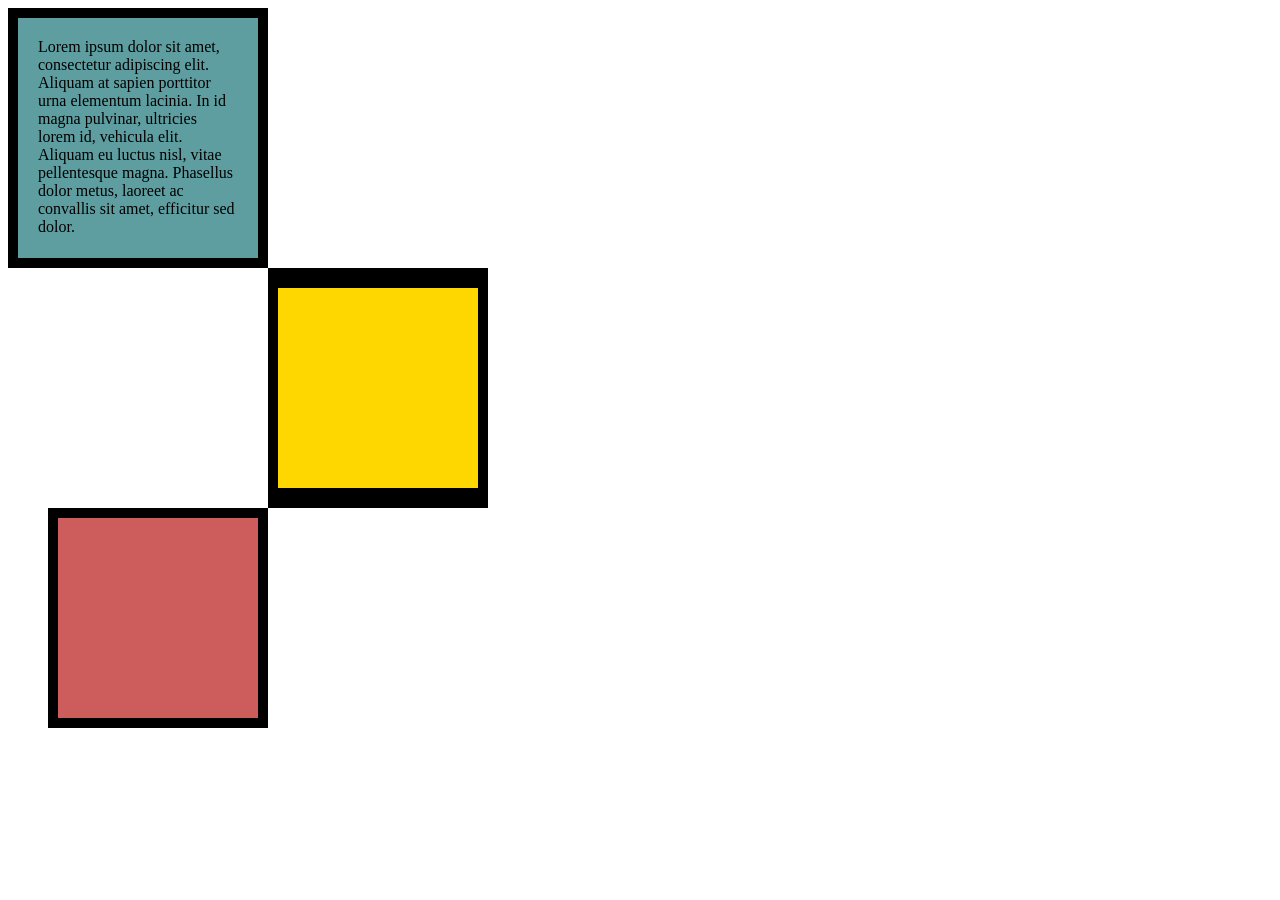
<file: CSS Acitivity II/index.html>
<!DOCTYPE html>
<html lang="en">

<head>
  <meta charset="UTF-8">
  <title>CSS Box Model</title>
  <style>
    p {
      margin: 0;
    }

    .box {
      width: 200px;
      height: 200px;
    }

    .box-1 {
      background-color: cadetblue;
      padding: 20px;
      border: 10px solid black;
    }

    .box-2 {
      background-color: gold;
      border-style: solid;
      border-color: black;
      border-width: 20px 10px;
      margin-left: 260px;
    }

    .box-3 {
      background-color: indianred;
      border: 10px solid black;
      margin-left: 40px;
    }
  </style>
</head>

<body>

  <div class="box box-1">
    <p>
      Lorem ipsum dolor sit amet, consectetur adipiscing elit. Aliquam at sapien porttitor urna elementum lacinia. In
      id magna pulvinar, ultricies lorem id, vehicula elit. Aliquam eu luctus nisl, vitae pellentesque magna. Phasellus
      dolor metus, laoreet ac convallis sit amet, efficitur sed dolor.
    </p>
  </div>

  <div class="box box-2"></div>

  <div class="box box-3"></div>

</body>

</html>
</file>
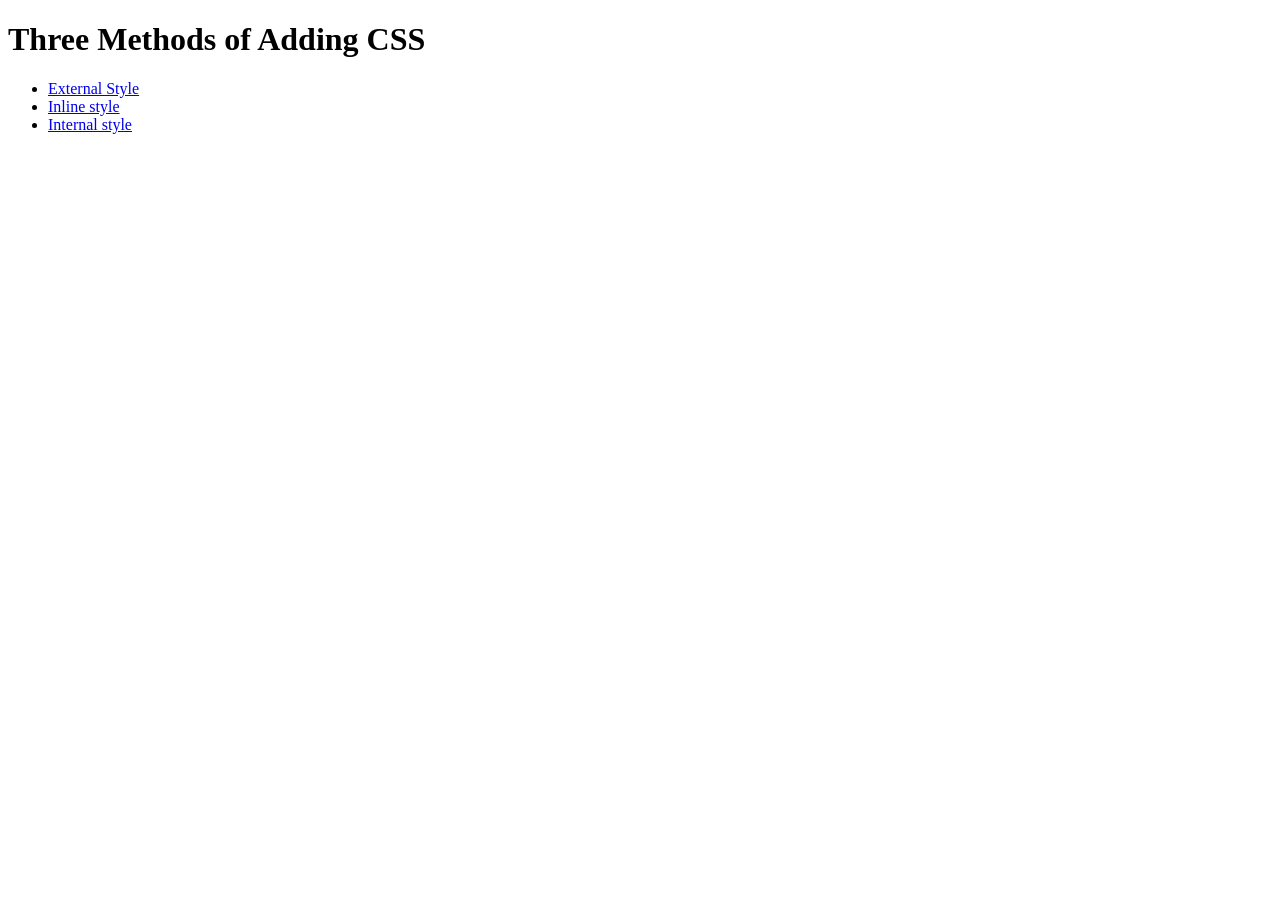
<file: CSS-Activity1/index.html>
<!DOCTYPE html>
<html lang="en">

<head>
  <meta charset="UTF-8">
  <title>Adding CSS</title>
</head>

<body>
  <h1>Three Methods of Adding CSS</h1>
  <!-- Create 3 Links to The 3 Webpages: inline, internal and external -->
  <ul>
    <li><a href ="external.html">External Style</a> </li>
    <li><a href ="inline.html">Inline style</a></li>
    <li><a href ="internal.html">Internal style</a></li>
  </ul>
</body>

</html>
</file>
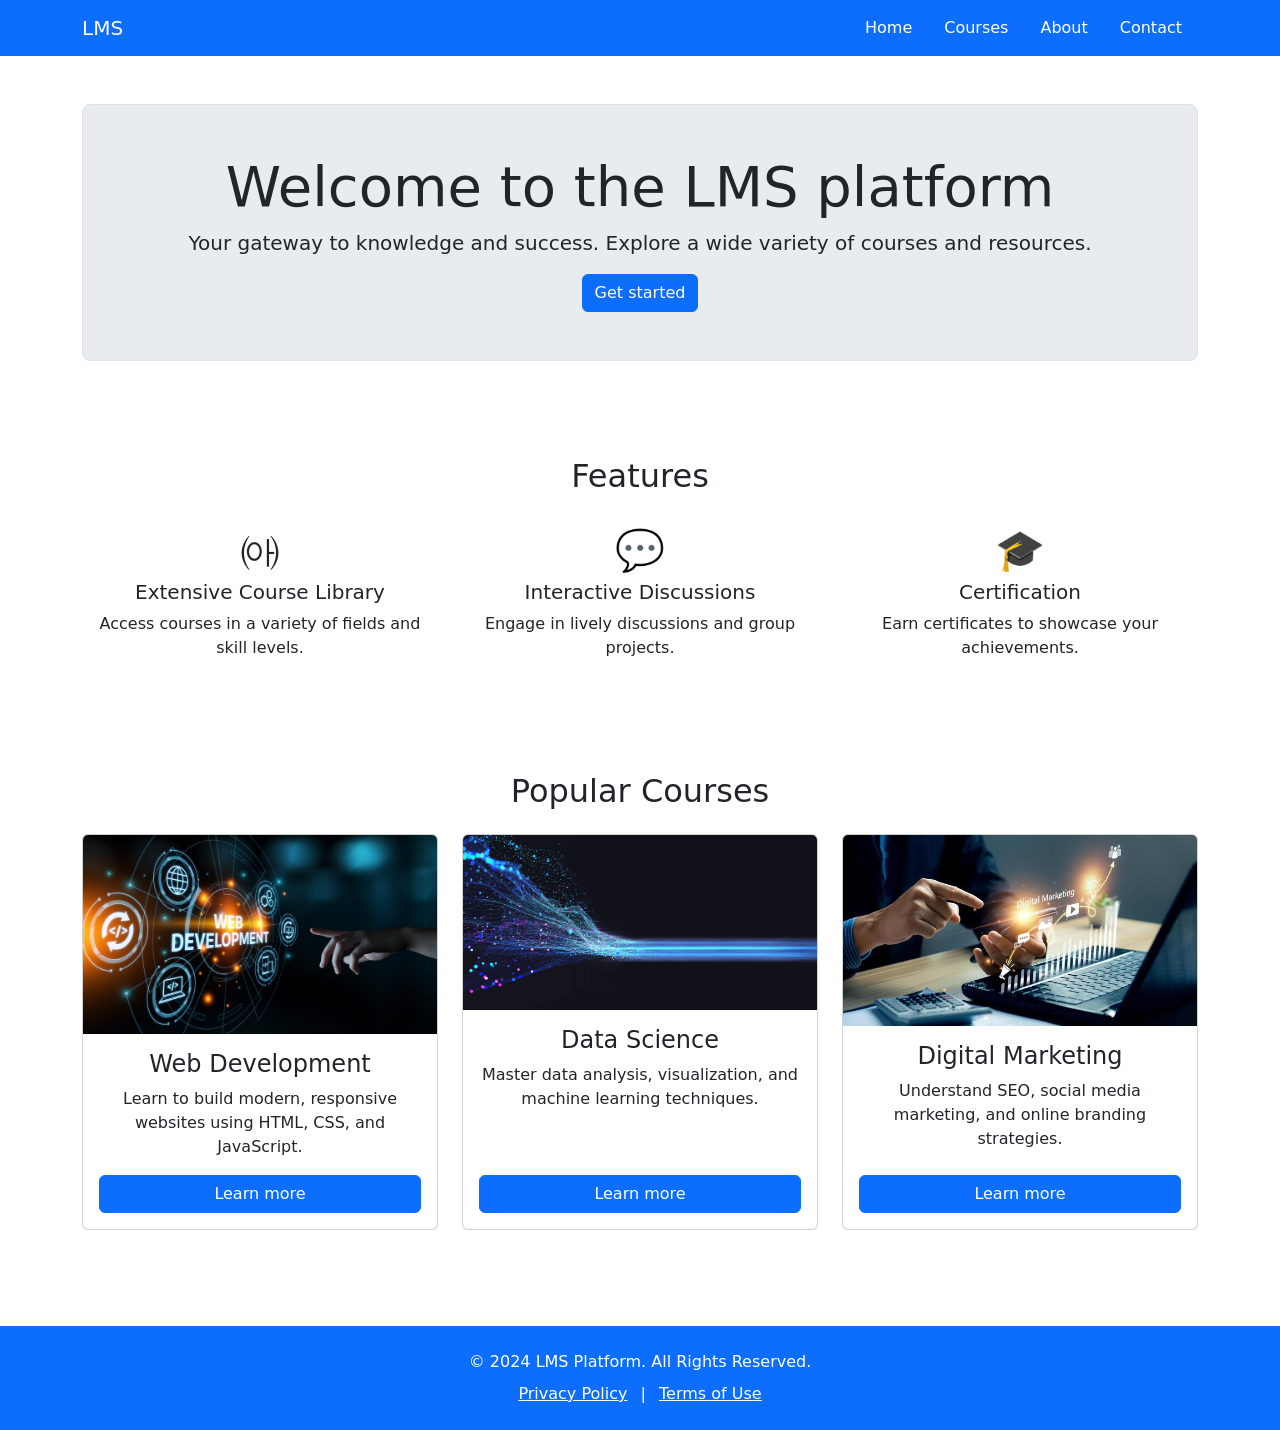
<file: FrontEnd Development Lab/index.html>
<!DOCTYPE html>
<html lang="en">

<head>
    <meta charset="UTF-8">
    <meta name="viewport" content="width=device-width, initial-scale=1.0">
    <title>LMS Platform</title>

    <link href="https://cdn.jsdelivr.net/npm/bootstrap@5.3.3/dist/css/bootstrap.min.css" rel="stylesheet"
        integrity="sha384-QWTKZyjpPEjISv5WaRU9OFeRpok6YctnYmDr5pNlyT2bRjXh0JMhjY6hW+ALEwIH" crossorigin="anonymous">
</head>

<body class="d-flex flex-column min-vh-100 bg-white">

    <nav class="navbar bg-primary" aria-label="Main navigation">
        <div class="container">
            <a class="navbar-brand text-white" href="index.html">LMS</a>
            <div class="nav">
                <a class="nav-link text-white" href="#home">Home</a>
                <a class="nav-link text-white" href="#courses">Courses</a>
                <a class="nav-link text-white" href="#about">About</a>
                <a class="nav-link text-white" href="#contact">Contact</a>
            </div>
        </div>
    </nav>

    <main class="flex-grow-1">
        <section id="home" class="py-5">
            <div class="container">
                <div class="bg-body-secondary p-5 rounded-3 text-center border">
                    <h1 class="display-4">Welcome to the LMS platform</h1>
                    <p class="lead">Your gateway to knowledge and success. Explore a wide variety of courses and resources.</p>
                    <a href="#courses" class="btn btn-primary">Get started</a>
                </div>
            </div>
        </section>

        <section id="about" class="container text-center py-5">
            <h2 class="mb-4">Features</h2>
            <div class="row g-4">
                <div class="col-md-4">
                    <div class="fs-1" aria-hidden="true">&#12821;</div>
                    <h3 class="h5">Extensive Course Library</h3>
                    <p>Access courses in a variety of fields and skill levels.</p>
                </div>

                <div class="col-md-4">
                    <div class="fs-1" aria-hidden="true">&#128172;</div>
                    <h3 class="h5">Interactive Discussions</h3>
                    <p>Engage in lively discussions and group projects.</p>
                </div>

                <div class="col-md-4">
                    <div class="fs-1" aria-hidden="true">&#127891;</div>
                    <h3 class="h5">Certification</h3>
                    <p>Earn certificates to showcase your achievements.</p>
                </div>
            </div>
        </section>

        <section id="courses" class="container text-center py-5 mb-5">
            <h2 class="mb-4">Popular Courses</h2>
            <div class="row g-4 justify-content-center">

                <div class="col-md-4 d-flex align-items-stretch">
                    <div class="card h-100">
                        <img src="webdevelopment.avif" class="card-img-top" alt="Web Development">
                        <div class="card-body d-flex flex-column text-center">
                            <h4 class="card-title">Web Development</h4>
                            <p class="card-text">Learn to build modern, responsive websites using HTML, CSS, and JavaScript.</p>
                            <a href="#about" class="btn btn-primary mt-auto">Learn more</a>
                        </div>
                    </div>
                </div>

                <div class="col-md-4 d-flex align-items-stretch">
                    <div class="card h-100">
                        <img src="dataSci.jpeg" class="card-img-top" alt="Data Science">
                        <div class="card-body d-flex flex-column text-center">
                            <h4 class="card-title">Data Science</h4>
                            <p class="card-text">Master data analysis, visualization, and machine learning techniques.</p>
                            <a href="#about" class="btn btn-primary mt-auto">Learn more</a>
                        </div>
                    </div>
                </div>

                <div class="col-md-4 d-flex align-items-stretch">
                    <div class="card h-100">
                        <img src="digital-marketing.jpg" class="card-img-top" alt="Digital Marketing">
                        <div class="card-body d-flex flex-column text-center">
                            <h4 class="card-title">Digital Marketing</h4>
                            <p class="card-text">Understand SEO, social media marketing, and online branding strategies.</p>
                            <a href="#about" class="btn btn-primary mt-auto">Learn more</a>
                        </div>
                    </div>
                </div>

            </div>
        </section>

    </main>

    <footer class="bg-primary text-white text-center py-4 mt-auto">
        <div class="container">
            <p class="mb-2">&copy; 2024 LMS Platform. All Rights Reserved.</p>
            <p class="mb-0">
                <a href="#privacy" class="text-white text-decoration-underline">Privacy Policy</a>
                <span class="mx-2">|</span>
                <a href="#terms" class="text-white text-decoration-underline">Terms of Use</a>
            </p>
        </div>
    </footer>

    <script src="https://cdn.jsdelivr.net/npm/bootstrap@5.3.3/dist/js/bootstrap.bundle.min.js"
        integrity="sha384-YvpcrYf0tY3lHB60NNkmXc5s9fDVZLESaAA55NDzOxhy9GkcIdslK1eN7N6jIeHz"
        crossorigin="anonymous"></script>
</body>

</html>
</file>
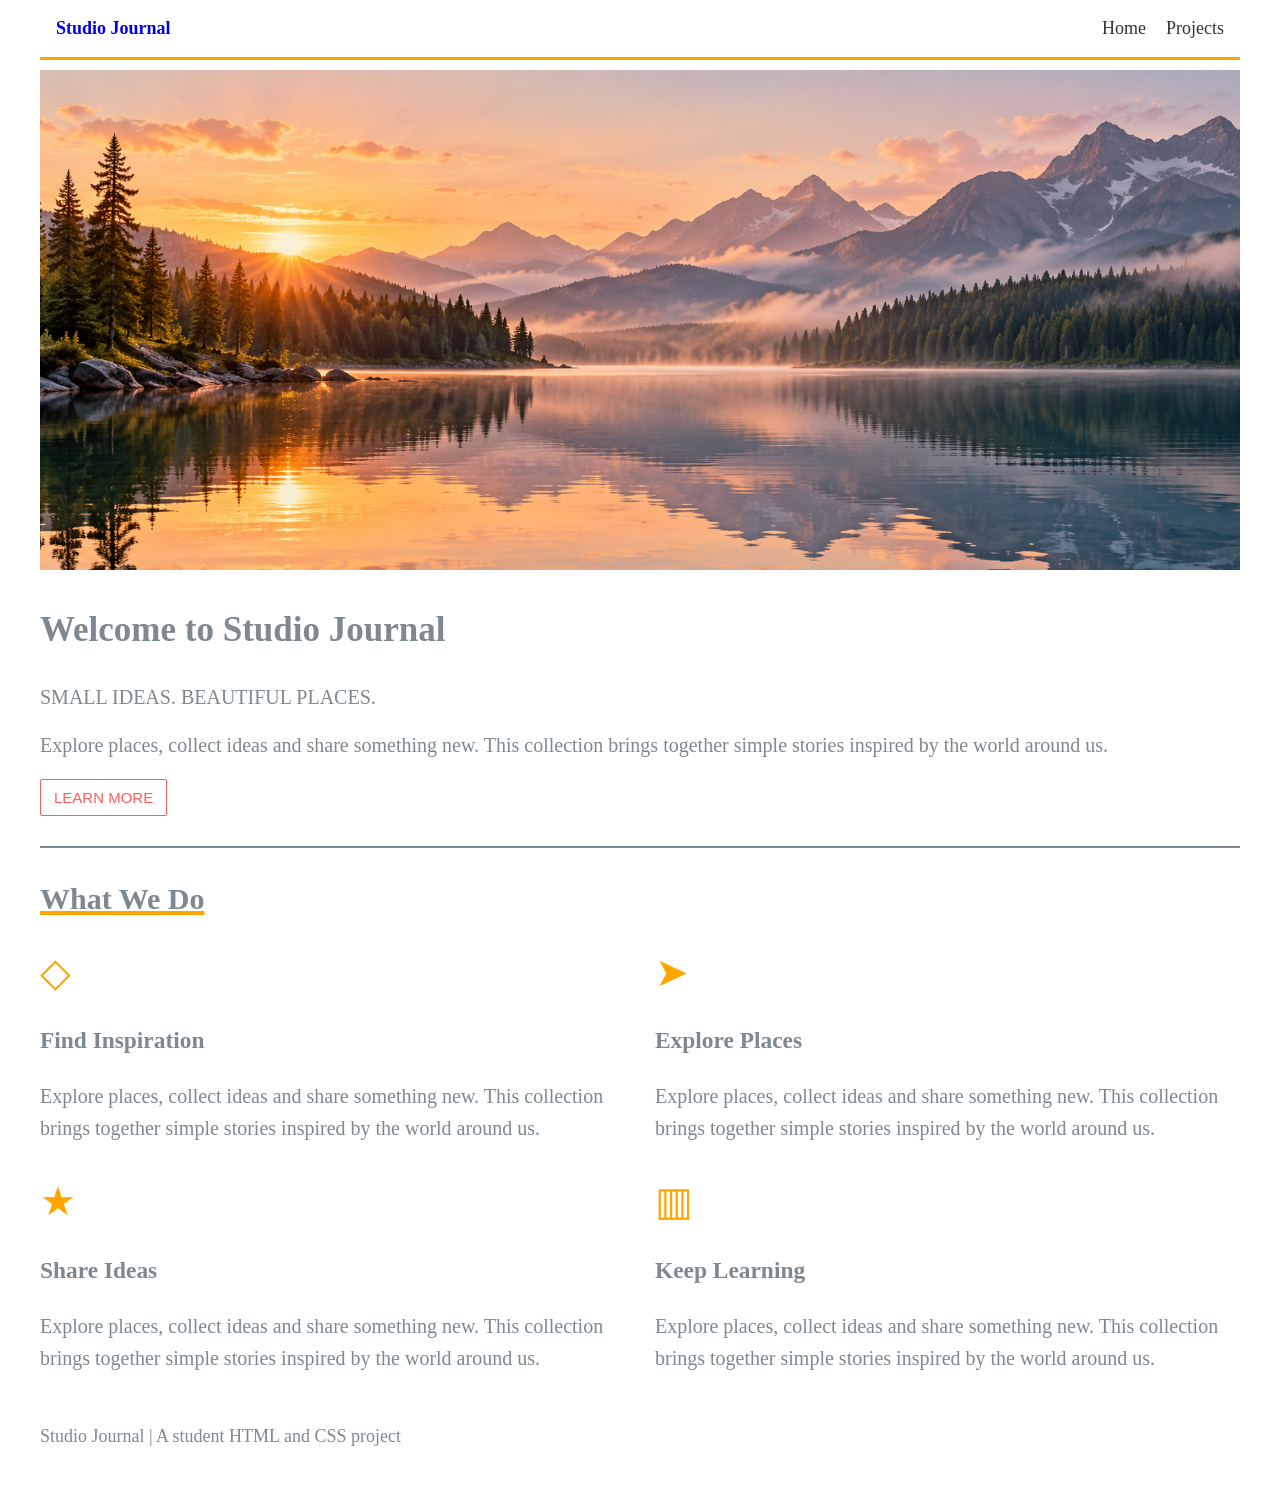
<file: LAB-Practical-2/index.html>
<!DOCTYPE html>
<html lang="en">
<head>
    <meta charset="UTF-8">
    <meta name="viewport" content="width=device-width, initial-scale=1.0">
    <title>Studio Journal | Home</title>
    <link rel="stylesheet" href="styles.css">
</head>
<body>
    <header>
        <a class="logo" href="index.html"><strong>Studio Journal</strong></a>
        <nav>
            <a href="index.html" class="active" aria-current="page">Home</a>
            <a href="projects.html">Projects</a>
        </nav>
    </header>

    <main>
        <section class="intro">
            <img class="banner" src="images/pic10.png" alt="Mountain lake at sunrise">
            <h1 class="h1">Welcome to Studio Journal</h1>
            <p class="subtitle">Small ideas. Beautiful places.</p>
            <p class="para1">Explore places, collect ideas and share something new. This collection brings together simple stories inspired by the world around us.</p>
            <a class="button" href="#features">Learn More</a>
        </section>
        <hr>
        <section id="features">
            <h2>What We Do</h2>
            <div class="features">
                <article class="feature">
                    <span class="icon" aria-hidden="true">◇</span>
                    <div>
                        <h3>Find Inspiration</h3>
                        <p>Explore places, collect ideas and share something new. This collection brings together simple stories inspired by the world around us.</p>
                    </div>
                </article>
                <article class="feature">
                    <span class="icon" aria-hidden="true">➤</span>
                    <div>
                        <h3>Explore Places</h3>
                        <p>Explore places, collect ideas and share something new. This collection brings together simple stories inspired by the world around us.</p>
                    </div>
                </article>
                <article class="feature">
                    <span class="icon" aria-hidden="true">★</span>
                    <div>
                        <h3>Share Ideas</h3>
                        <p>Explore places, collect ideas and share something new. This collection brings together simple stories inspired by the world around us.</p>
                    </div>
                </article>
                <article class="feature">
                    <span class="icon" aria-hidden="true">▥</span>
                    <div>
                        <h3>Keep Learning</h3>
                        <p>Explore places, collect ideas and share something new. This collection brings together simple stories inspired by the world around us.</p>
                    </div>
                </article>
            </div>
        </section>
    </main>
    <footer>Studio Journal | A student HTML and CSS project</footer>
</body>
</html>
</file>
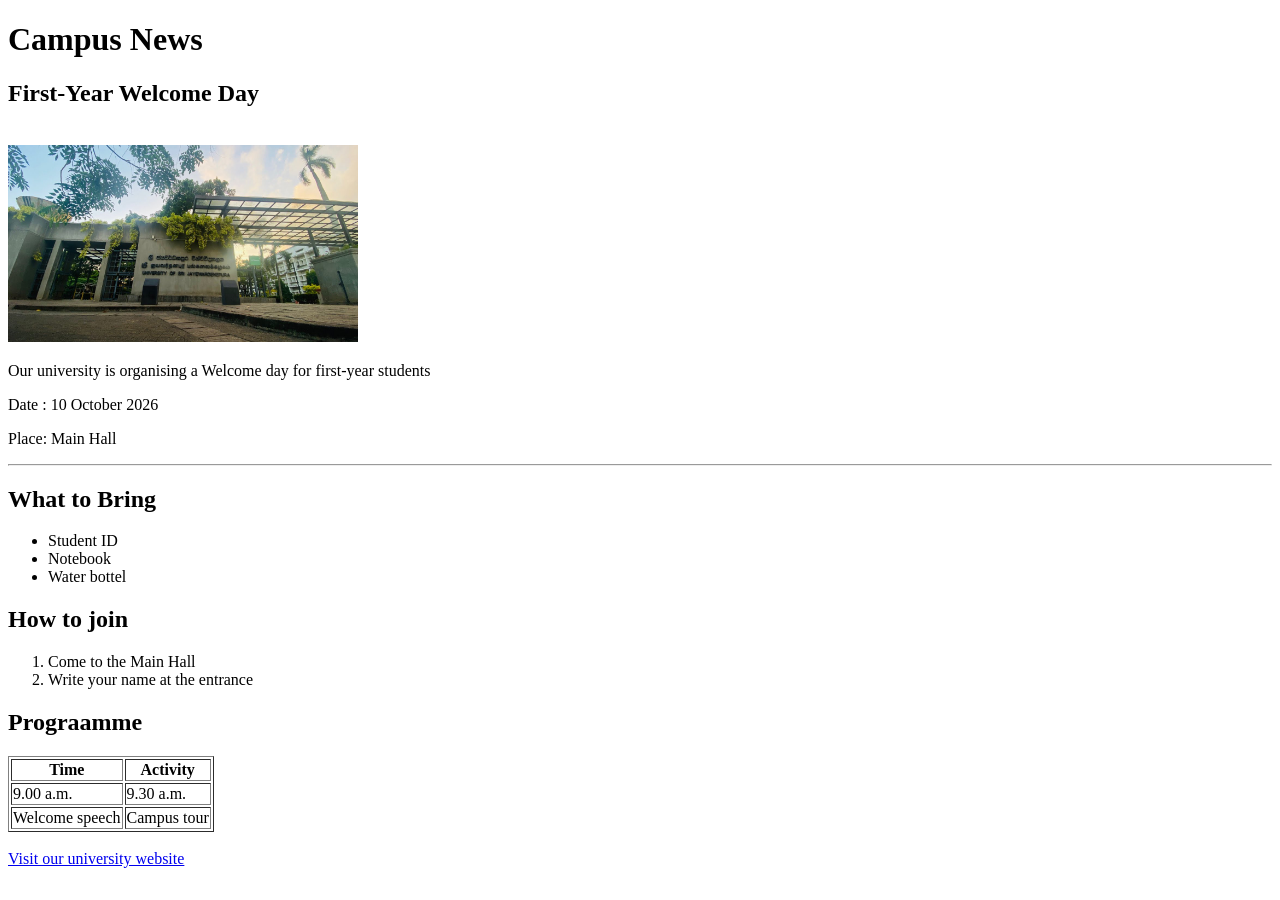
<file: Lab Practical 01/news.html>
<!DOCTYPE html>
<html lang="en">
<head>
    <meta charset="UTF-8">
    <meta name="viewport" content="width=device-width, initial-scale=1.0">
    <title>Campus News</title>
</head>
<body>
    <h1>Campus News</h1>
    <h2>First-Year Welcome Day</h2>

    <br>
    <img src ="university.jpg" alt ="University campus" width ="350">
    <p>Our university is organising a Welcome day for first-year students</p>
    <p>Date : 10 October 2026 </p>
    <p>Place: Main Hall </p>
    <hr>
    <h2>What to Bring</h2>
    <ul>
        <li>Student ID</li>
        <li>Notebook</li>
        <li>Water bottel</li>
    </ul>
    <h2>How to join</h2>
    <ol>
        <li>Come to the Main Hall</li>
        <li>Write your name at the entrance</li>
    </ol>
    <h2>Prograamme</h2>
    <table border = "1">
        <tr>
            <th>Time</th>
            <th>Activity</th>
        </tr>
        <tr>
            <td>9.00 a.m.</td>
            <td>9.30 a.m.</td>
        </tr>
        <tr>
            <td>Welcome speech</td>
            <td>Campus tour</td>
        </tr>
    </table>
    <br>
    <a href ="https://www.sjp.ac.lk/">Visit our university website</a>



    
</body>
</html>
</file>
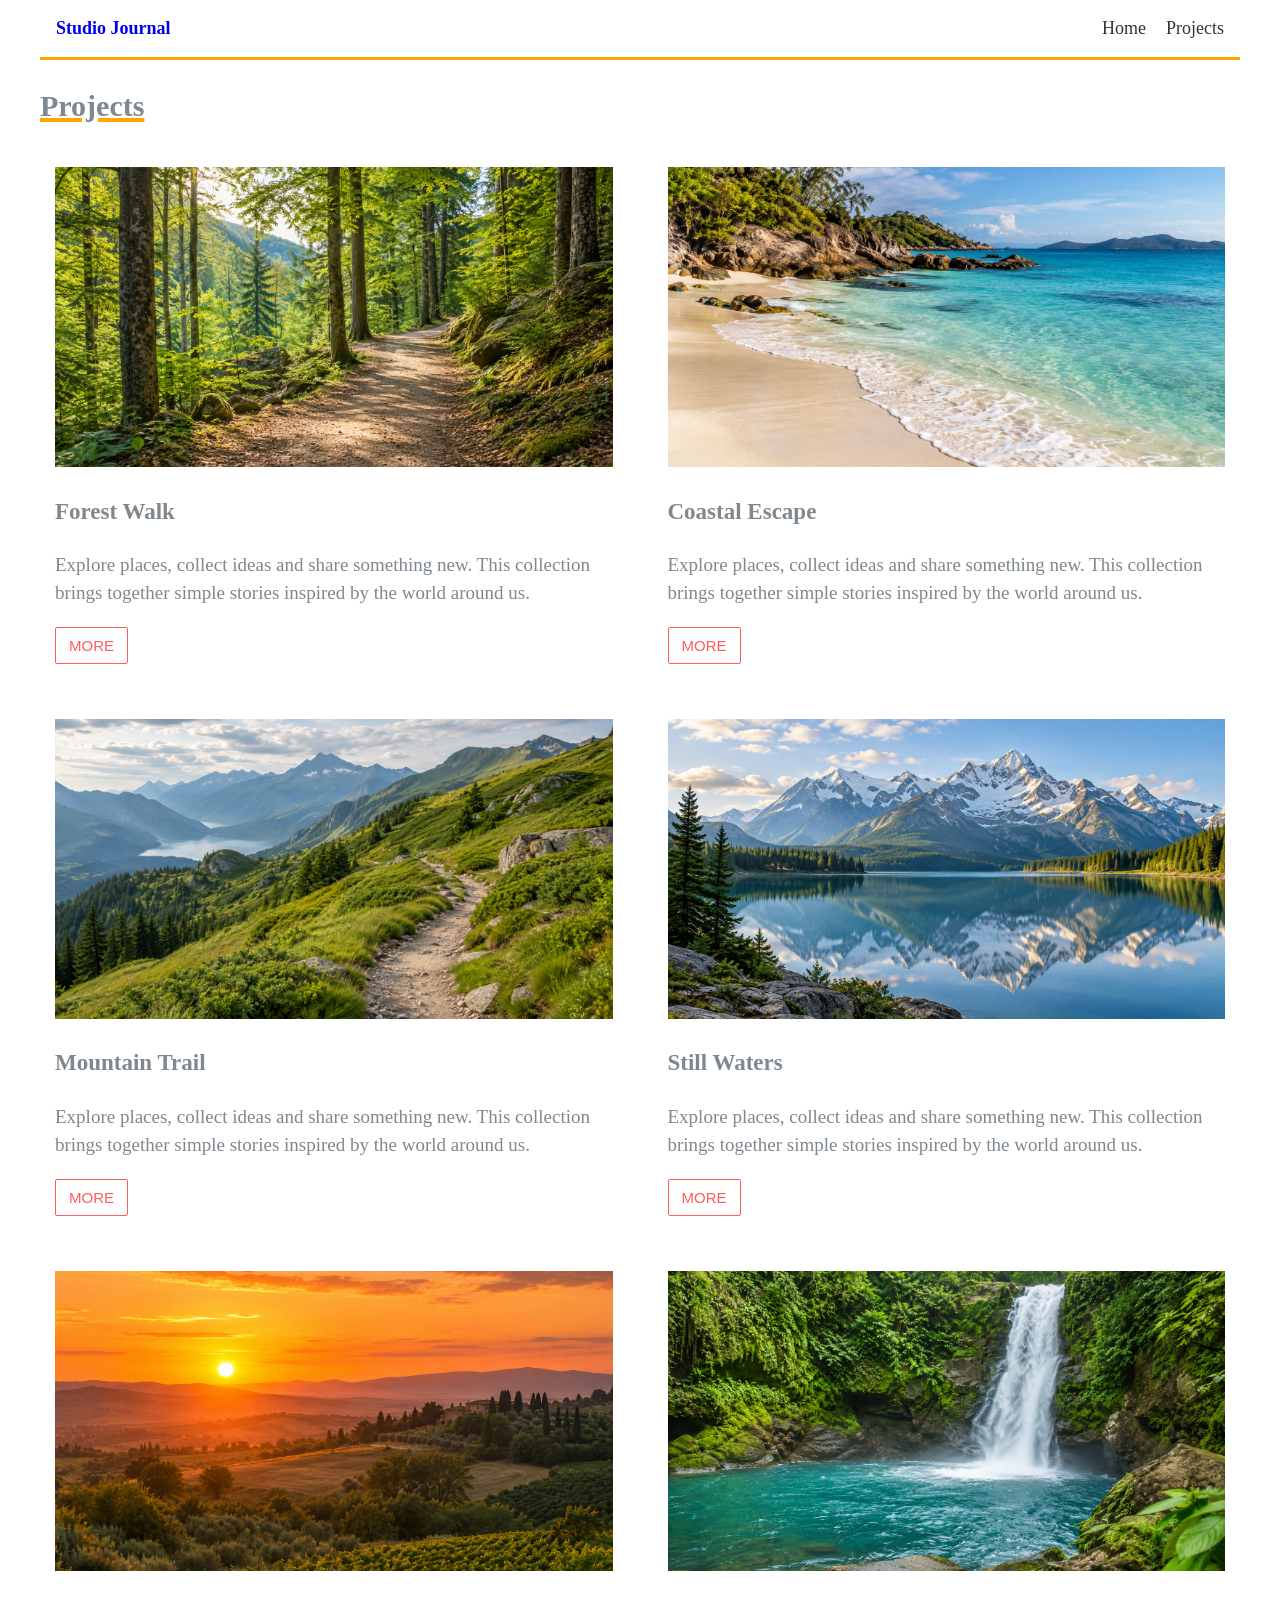
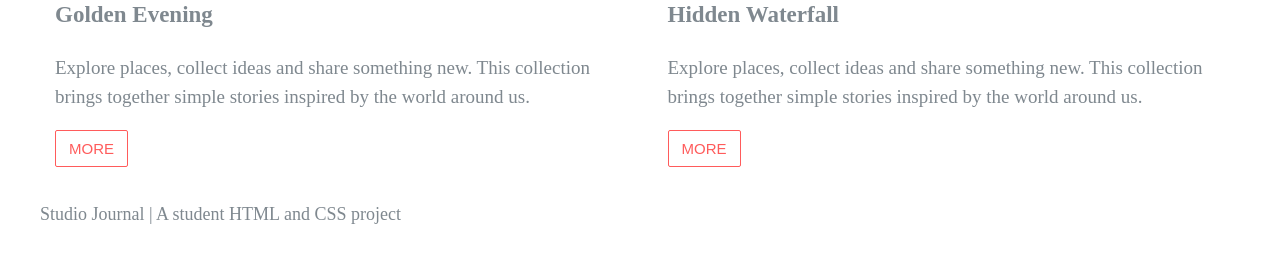
<file: LAB-Practical-2/projects.html>
<!DOCTYPE html>
<html lang="en">
<head>
    <meta charset="UTF-8">
    <meta name="viewport" content="width=device-width, initial-scale=1.0">
    <title>Studio Journal | Projects</title>
    <link rel="stylesheet" href="styles.css">
</head>
<body>
    <header>
        <a class="logo" href="index.html"><strong>Studio Journal</strong></a>
        <nav>
            <a href="index.html">Home</a>
            <a href="projects.html" class="active" aria-current="page">Projects</a>
        </nav>
    </header>

    <main>
        <section>
            <h1 class="section-title">Projects</h1>
            <div class="projects">
                <article>
                    <img src="images/pic01.png" alt="Sunlit path through a green forest">
                    <h3>Forest Walk</h3>
                    <p>Explore places, collect ideas and share something new. This collection brings together simple stories inspired by the world around us.</p>
                    <a class="button" href="images/pic01.png">More</a>
                </article>
                <article>
                    <img src="images/pic02.png" alt="Sandy coastline beside turquoise water">
                    <h3>Coastal Escape</h3>
                    <p>Explore places, collect ideas and share something new. This collection brings together simple stories inspired by the world around us.</p>
                    <a class="button" href="images/pic02.png">More</a>
                </article>
                <article>
                    <img src="images/pic03.png" alt="Trail through green mountain hills">
                    <h3>Mountain Trail</h3>
                    <p>Explore places, collect ideas and share something new. This collection brings together simple stories inspired by the world around us.</p>
                    <a class="button" href="images/pic03.png">More</a>
                </article>
                <article>
                    <img src="images/pic04.png" alt="Lake reflecting distant mountains">
                    <h3>Still Waters</h3>
                    <p>Explore places, collect ideas and share something new. This collection brings together simple stories inspired by the world around us.</p>
                    <a class="button" href="images/pic04.png">More</a>
                </article>
                <article>
                    <img src="images/pic05.png" alt="Sunset over rolling countryside">
                    <h3>Golden Evening</h3>
                    <p>Explore places, collect ideas and share something new. This collection brings together simple stories inspired by the world around us.</p>
                    <a class="button" href="images/pic05.png">More</a>
                </article>
                <article>
                    <img src="images/pic06.png" alt="Waterfall surrounded by green plants">
                    <h3>Hidden Waterfall</h3>
                    <p>Explore places, collect ideas and share something new. This collection brings together simple stories inspired by the world around us.</p>
                    <a class="button" href="images/pic06.png">More</a>
                </article>
            </div>
        </section>
    </main>
    <footer>Studio Journal | A student HTML and CSS project</footer>
</body>
</html>
</file>
<file: LAB-Practical-2/styles.css>
* {box--sizing:border-box;}

header{
    display: flex;
    justify-content: space-between;
    align-items: center;
    padding: 16px;
    border-bottom:3px solid orange;
    margin-bottom: 10px;
    font-size: 18px;
}
.logo{
    text-decoration: none;
    text-decoration-color: #7f888f;
}
header nav {
  display: flex;
  gap: 20px;                      
}
header nav a {
  text-decoration: none;
  color: #333;
}

body{
    max-width: 1200px;
    margin:auto;
    padding: 0px;
    color:#7f888f;
    font-style: arial,sans-serif;
    font-size: 14px;
    line-height: 1.4;
}

.banner {
    width: 100%;
    height: 500px;
    object-fit: cover;
}

.h1{
    font-size: 35px;
    font-weight: bolder;
}

.subtitle{
    font-size: 20px;
    text-transform: uppercase;
}
.para1{
    font-size: 20px;
}

.button {
    display: inline-block;
    padding: 7px 13px;
    background-color: white;
    color: #ff5b5b;
    border: 1px solid #ff5b5b;
    border-radius: 2px;
    text-decoration: none;
    text-transform: uppercase;
    font-family: Arial, sans-serif;
    font-size: 15px;
    font-weight: 400;
    cursor: pointer;
    transition: 0.3s ease;
}
.button:hover{
    background-color: #ff5b5b;
    color: white;
}

hr{
    border: none;
    height: 2px;
    background-color: #7f888f;
    width: 100%;
    margin: 20px auto;
    margin-bottom: 30px;
    margin-top: 30px;
}

h2{
    font-weight: bolder;
    font-size: 30px;
    text-decoration: underline;
    text-decoration-color: orange;
    text-decoration-thickness: 4px;
}

.features {
    font-size: 20px;
    display: grid;
    grid-template-columns: 1fr 1fr;
    gap: 30px;
    margin-bottom: 50px;
}

.features p {
    margin: 0;
    line-height: 1.6;
}

.icon{
    font-size: 40px;
    color: orange;
}

footer{
    font-size: 18px;
    margin-bottom: 40px;
    margin-top: 20px;
}

/*Projects*/

.section-title{
    font-weight: bolder;
    font-size: 30px;
    text-decoration: underline;
    text-decoration-color: orange;
    text-decoration-thickness: 4px;
}

.projects {
    display: grid;
    grid-template-columns: repeat(2, 1fr);
    gap: 25px;
}

.projects article {
    padding: 15px;
}

.projects article img {
    width: 100%;
    height: 300px;
    object-fit: cover;
}

.projects article h3 {
    font-size: 23px;
}

.projects article p {
    font-size: 19px;
    line-height: 1.5;
}
</file>
